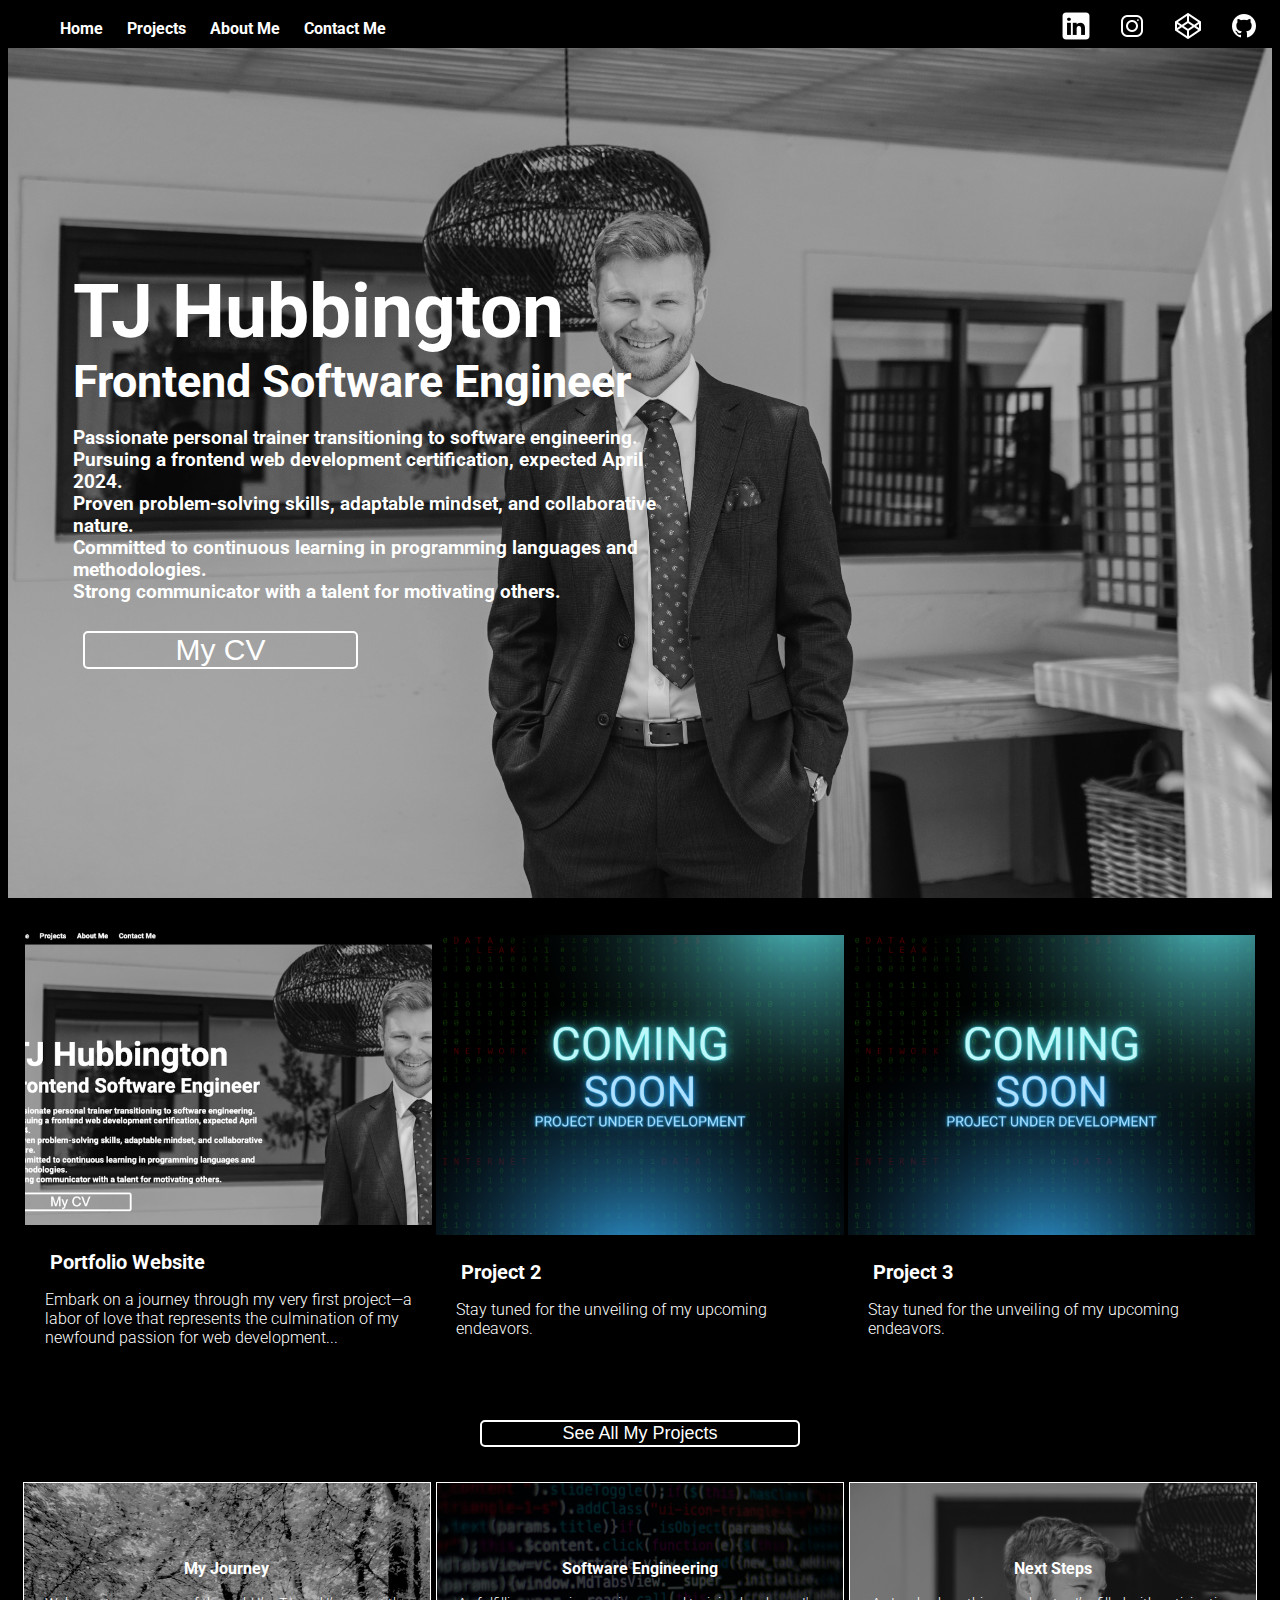
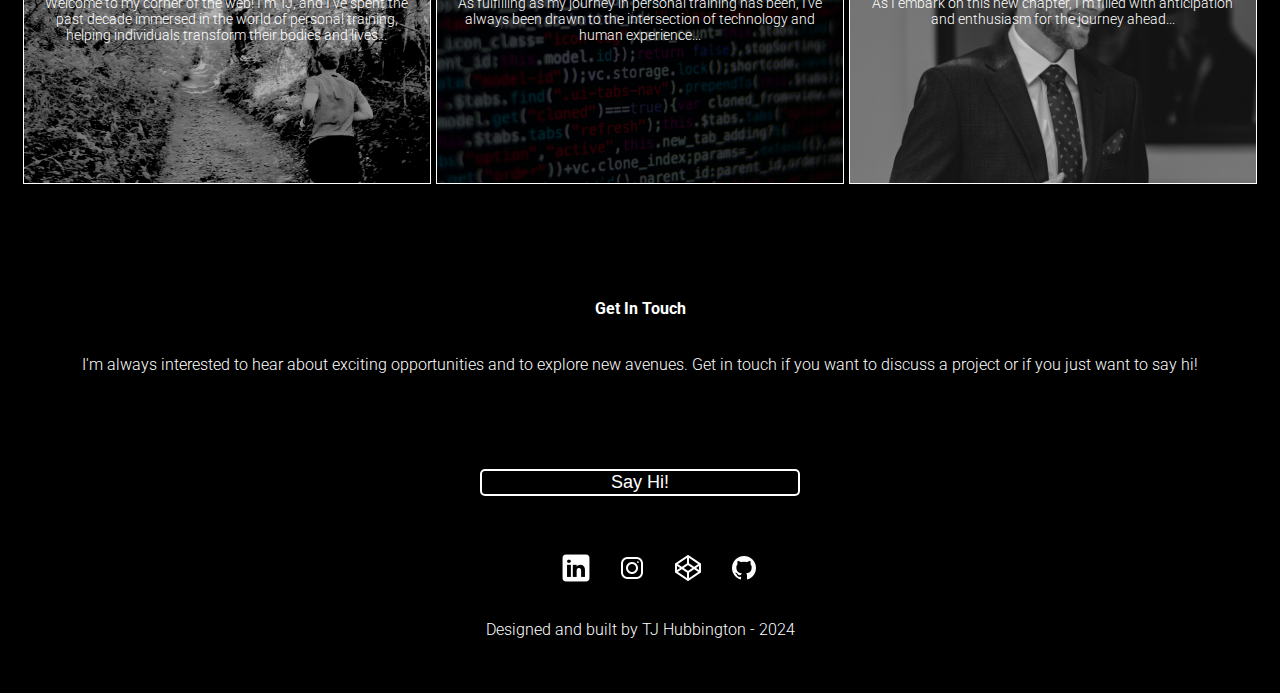
<file: index.html>
<!DOCTYPE html>
<html>
    <meta name="viewport"              
      content="width=device-width, initial-scale=1">
    <head>
        <title>TJ Hubbington: Frontend Software Engineer</title>
        <meta content="TJ Hubbington Portfolio">
  
        <link rel="preconnect" href="https://fonts.googleapis.com">
        <link rel="preconnect" href="https://fonts.gstatic.com" crossorigin>
        <link href="https://fonts.googleapis.com/css2?family=Anton&display=swap" rel="stylesheet">
        <link rel="preconnect" href="https://fonts.googleapis.com">
        <link rel="preconnect" href="https://fonts.gstatic.com" crossorigin>
        <link href="https://fonts.googleapis.com/css2?family=Anton&family=Roboto+Flex:opsz,wght@8..144,100..1000&family=Roboto:ital,wght@0,100;0,300;0,400;0,500;0,700;0,900;1,100;1,300;1,400;1,500;1,700;1,900&display=swap" rel="stylesheet">
        <link rel="stylesheet" href="./css/main.css">
        <script defer src="./js/main.js"></script>
    </head>
    <body>
        <nav>
            <div class="left-nav">
                <ul class="left-nav-list">
                    <li class="nav-item">
                        <a href="./index.html">Home</a>
                    </li>
                    <li class="nav-item">
                        <a href="./html/portfolio-projects.html">Projects</a>
                    </li>
                    <li class="nav-item">
                        <a href="./html/portfolio-about-me.html">About Me</a>
                    </li>
                    <li class="nav-item">
                        <a href="./html/portfolio-contact-me.html">Contact Me</a>
                    </li>
                </ul>
                <div class="hamburger-menu">
                    <img id="menu-trigger" src="./img/hamburger-menu-32.png" alt="Hamburger icon">
                </div>
            </div>
            <div class="right-nav">
                <ul class="right-nav-list">
                    <li class="nav-item">
                        <a href="https://www.linkedin.com/in/tjhubbington/" target="_blank">
                            <img src="./img/linkedin-32.png">
                        </a>
                    </li>
                    <li class="nav-item">
                        <a href="https://www.instagram.com/tj_hubbington/" target="_blank">
                            <img src="./img/instagram-32.png">
                        </a>
                    </li>
                    <li class="nav-item">
                        <a href="https://codepen.io/TJ-Hubbington" target="_blank">
                            <img src="./img/codepen-logo-32.png">
                        </a>
                    </li>
                    <li class="nav-item">
                        <a href="https://github.com/tj-hubbington" target="_blank">
                            <img src="./img/github-32.png">
                        </a>
                    </li>
                </ul>
            </div>
        </nav>
        <aside class="menu">
            <a href="./index.html">Home</a>
            <a href="./html/portfolio-projects.html">Projects</a>
            <a href="./html/portfolio-about-me.html">About Me</a>
            <a href="./html/portfolio-contact-me.html">Contact Me</a>
          </aside>
        <main>
            <section class="main-home">
                <section class="intro-text">
                    <h1>TJ Hubbington</h1>
                    <h2>Frontend Software Engineer</h2>
                    <h3>Passionate personal trainer transitioning to software engineering. Pursuing a frontend web development certification, expected April 2024.<br>Proven problem-solving skills, adaptable mindset, and collaborative nature.<br>Committed to continuous learning in programming languages and methodologies. <br>Strong communicator with a talent for motivating others.</h3>
                    <button class="cv" onclick="location.href='./documents/Thomas-James-Hubbington-CV-2024.pdf'">My CV</button>
                </section>
            </section>
        </main>
            <div class="project-parent">
                <div class="project-container" id="projects">
                    <div class="project-box-grid #1" id="project-1">
                        <div class="image-box-home box-1"></div>
                        <div class="project-info">
                            <h5>Portfolio Website</h5>
                            <p>Embark on a journey through my very first project—a labor of love that represents the culmination of my newfound passion for web development...</p>
                        </div>
                    </div>
                    <div class="project-box-grid #2">
                        <div class="image-box-home box-2" id="project-2"></div>
                        <div class="project-info">
                            <h5>Project 2</h5>
                            <p>Stay tuned for the unveiling of my upcoming endeavors.</p>
                        </div>
                    </div>
                    <div class="project-box-grid #3">
                        <div class="image-box-home box-3" id="project-3"></div>
                        <div class="project-info">
                            <h5>Project 3</h5>
                            <p>Stay tuned for the unveiling of my upcoming endeavors.</p>
                        </div>
                    </div>
                </div>
                <div class="link">
                    <a href="./html/portfolio-projects.html">
                    <button>See All My Projects</button>
                    </a>
                </div>
            </div>
        <div class="about-me" id="about-me">
            <a href="./html/portfolio-about-me.html#journey">
                <div class="about-box about-image-1">
                    <div class="about-box-text">
                        <h3>My Journey</h3>
                        <p>Welcome to my corner of the web! I’m TJ, and I’ve spent the past decade immersed in the world of personal training, helping individuals transform their bodies and lives...</p>
                    </div>
                </div>
            </a>
            <a href="./html/portfolio-about-me.html#software">
                <div class="about-box about-image-2">
                    <div class="about-box-text">
                        <h3>Software Engineering</h3>
                        <p>As fulfilling as my journey in personal training has been, I've always been drawn to the intersection of technology and human experience...</p>
                    </div>
                </div>
            </a>
            <a href="./html/portfolio-about-me.html#next-steps">
                <div class="about-box about-image-3">
                    <div class="about-box-text">
                        <h3>Next Steps</h3>
                        <p>As I embark on this new chapter, I’m filled with anticipation and enthusiasm for the journey ahead...</p>
                    </div>
                 </div>
            </a>
        </div>
        <div class="contact-me" id="contact-me">
            <div class="contact-me-box">
                <h4>Get In Touch</h4>
                <p>I'm always interested to hear about exciting opportunities and to explore new avenues. Get in touch if you want to discuss a project or if you just want to say hi!</p>
            </div> 
            <div class="link">
                <a href="./html/portfolio-contact-me.html">
                <button>Say Hi!</button>
                </a>
            </div>
        </div>
    </body>
    <footer>
        <ul>
            <li class="nav-item">
                <a href="https://www.linkedin.com/in/tjhubbington/" target="_blank">
                    <img src="./img/linkedin-32.png">
                </a>
            </li>
             <li class="nav-item">
                <a href="https://www.instagram.com/tj_hubbington/" target="_blank">
                    <img src="./img/instagram-32.png">
                </a>
            </li>
            <li class="nav-item">
                <a href="https://codepen.io/TJ-Hubbington" target="_blank">
                    <img src="./img/codepen-logo-32.png">
                </a>
            </li>
            <li class="nav-item">
                <a href="https://github.com/tj-hubbington" target="_blank">
                    <img src="./img/github-32.png">
                </a>
            </li>
        </ul>
        <p>Designed and built by TJ Hubbington - 2024</p>
    </footer>
</html>
</file>
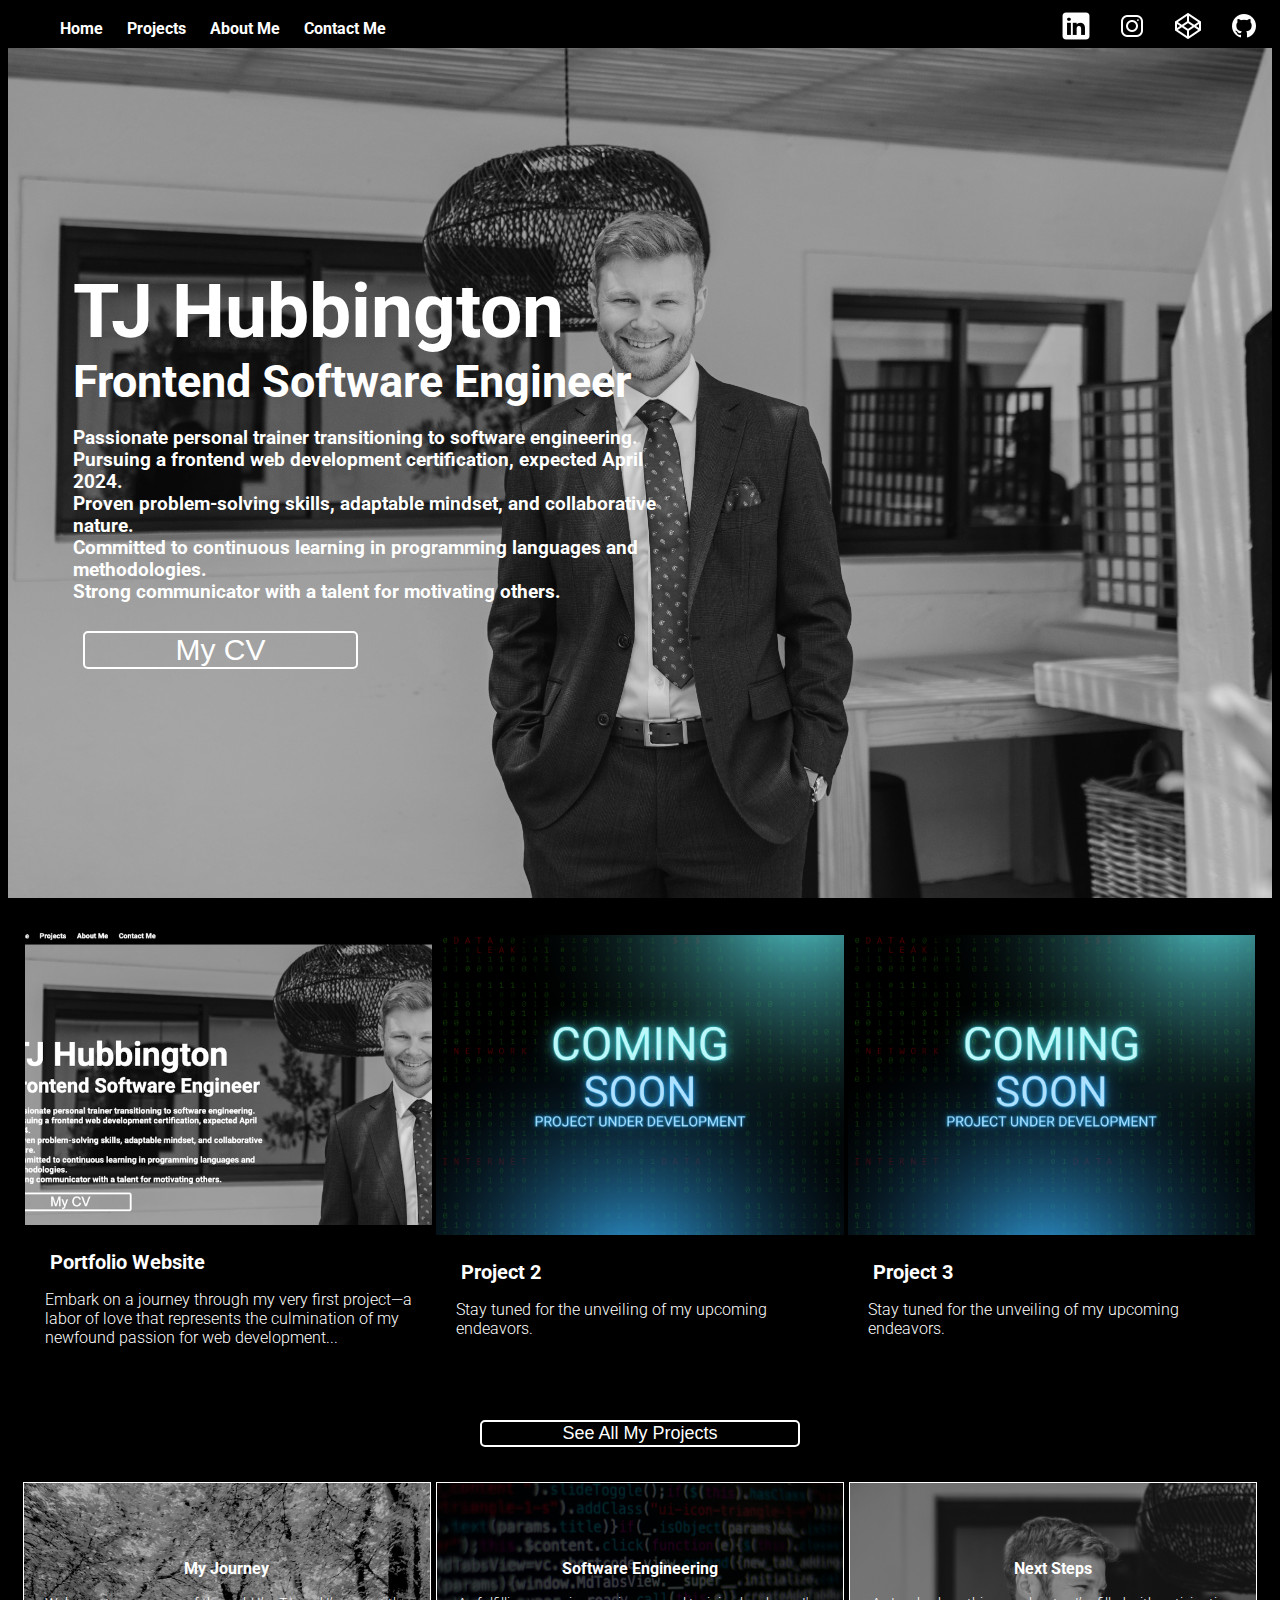
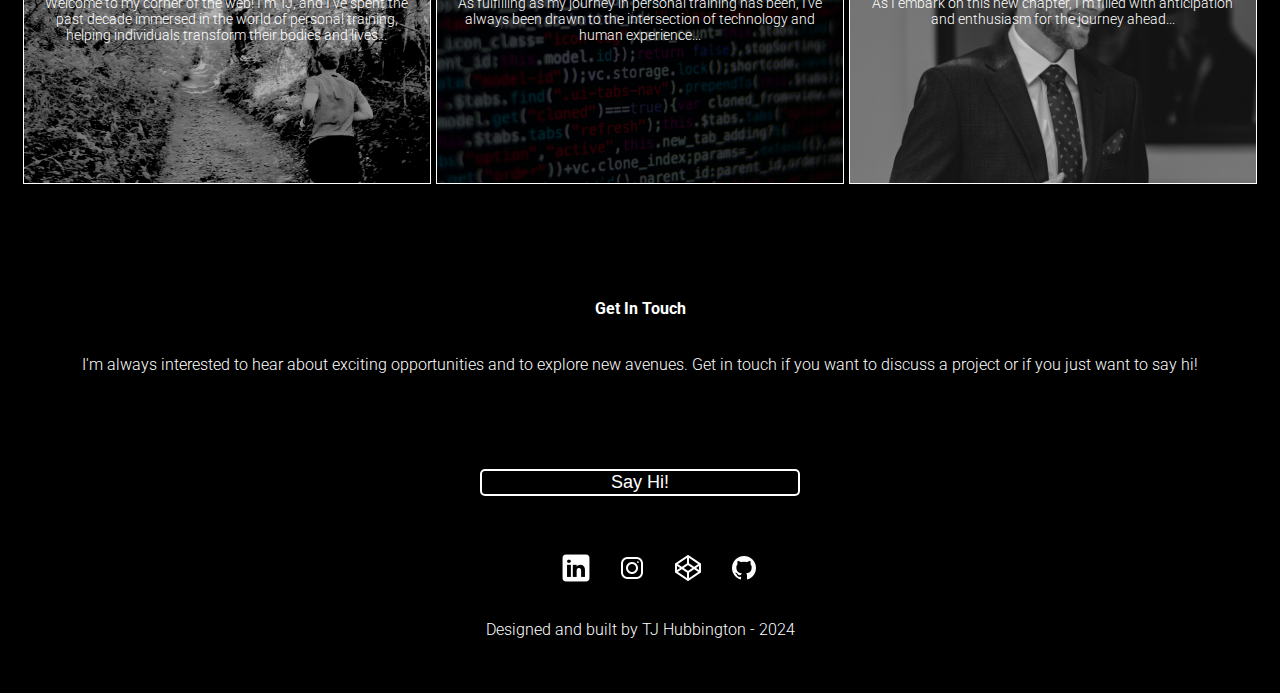
<file: html/index.html>
<!DOCTYPE html>
<html>
    <meta name="viewport"              
      content="width=device-width, initial-scale=1">
    <head>
        <title>TJ Hubbington: Frontend Software Engineer</title>
        <meta content="TJ Hubbington Portfolio">
  
        <link rel="preconnect" href="https://fonts.googleapis.com">
        <link rel="preconnect" href="https://fonts.gstatic.com" crossorigin>
        <link href="https://fonts.googleapis.com/css2?family=Anton&display=swap" rel="stylesheet">
        <link rel="preconnect" href="https://fonts.googleapis.com">
        <link rel="preconnect" href="https://fonts.gstatic.com" crossorigin>
        <link href="https://fonts.googleapis.com/css2?family=Anton&family=Roboto+Flex:opsz,wght@8..144,100..1000&family=Roboto:ital,wght@0,100;0,300;0,400;0,500;0,700;0,900;1,100;1,300;1,400;1,500;1,700;1,900&display=swap" rel="stylesheet">
        <link rel="stylesheet" href="/css/main.css">
        <script defer src="/js/main.js"></script>
    </head>
    <body>
        <nav>
            <div class="left-nav">
                <ul class="left-nav-list">
                    <li class="nav-item">
                        <a href="index.html">Home</a>
                    </li>
                    <li class="nav-item">
                        <a href="portfolio-projects.html">Projects</a>
                    </li>
                    <li class="nav-item">
                        <a href="portfolio-about-me.html">About Me</a>
                    </li>
                    <li class="nav-item">
                        <a href="portfolio-contact-me.html">Contact Me</a>
                    </li>
                </ul>
                <div class="hamburger-menu">
                    <img id="menu-trigger" src="/img/hamburger-menu-32.png" alt="Hamburger icon">
                </div>
            </div>
            <div class="right-nav">
                <ul class="right-nav-list">
                    <li class="nav-item">
                        <a href="https://www.linkedin.com/in/tjhubbington/" target="_blank">
                            <img src="/img/linkedin-32.png">
                        </a>
                    </li>
                    <li class="nav-item">
                        <a href="https://www.instagram.com/tj_hubbington/" target="_blank">
                            <img src="/img/instagram-32.png">
                        </a>
                    </li>
                    <li class="nav-item">
                        <a href="https://codepen.io/TJ-Hubbington" target="_blank">
                            <img src="/img/codepen-logo-32.png">
                        </a>
                    </li>
                    <li class="nav-item">
                        <a href="https://github.com/tj-hubbington" target="_blank">
                            <img src="/img/github-32.png">
                        </a>
                    </li>
                </ul>
            </div>
        </nav>
        <aside class="menu">
            <a href="/index.html">Home</a>
            <a href="/html/portfolio-projects.html">Projects</a>
            <a href="/html/portfolio-about-me.html">About Me</a>
            <a href="/html/portfolio-contact-me.html">Contact Me</a>
          </aside>
        <main>
            <section class="main-home">
                <section class="intro-text">
                    <h1>TJ Hubbington</h1>
                    <h2>Frontend Software Engineer</h2>
                    <h3>Passionate personal trainer transitioning to software engineering. Pursuing a frontend web development certification, expected April 2024.<br>Proven problem-solving skills, adaptable mindset, and collaborative nature.<br>Committed to continuous learning in programming languages and methodologies. <br>Strong communicator with a talent for motivating others.</h3>
                    <button class="cv" onclick="location.href='/documents/Thomas-James-Hubbington-CV-2024.pdf'">My CV</button>
                </section>
            </section>
        </main>
            <div class="project-parent">
                <div class="project-container" id="projects">
                    <div class="project-box-grid #1" id="project-1">
                        <div class="image-box-home box-1"></div>
                        <div class="project-info">
                            <h5>Portfolio Website</h5>
                            <p>Embark on a journey through my very first project—a labor of love that represents the culmination of my newfound passion for web development...</p>
                        </div>
                    </div>
                    <div class="project-box-grid #2">
                        <div class="image-box-home box-2" id="project-2"></div>
                        <div class="project-info">
                            <h5>Project 2</h5>
                            <p>Stay tuned for the unveiling of my upcoming endeavors.</p>
                        </div>
                    </div>
                    <div class="project-box-grid #3">
                        <div class="image-box-home box-3" id="project-3"></div>
                        <div class="project-info">
                            <h5>Project 3</h5>
                            <p>Stay tuned for the unveiling of my upcoming endeavors.</p>
                        </div>
                    </div>
                </div>
                <div class="link">
                    <a href="portfolio-projects.html">
                    <button>See All My Projects</button>
                    </a>
                </div>
            </div>
        <div class="about-me" id="about-me">
            <a href="portfolio-about-me.html#journey">
                <div class="about-box about-image-1">
                    <div class="about-box-text">
                        <h3>My Journey</h3>
                        <p>Welcome to my corner of the web! I’m TJ, and I’ve spent the past decade immersed in the world of personal training, helping individuals transform their bodies and lives...</p>
                    </div>
                </div>
            </a>
            <a href="portfolio-about-me.html#software">
                <div class="about-box about-image-2">
                    <div class="about-box-text">
                        <h3>Software Engineering</h3>
                        <p>As fulfilling as my journey in personal training has been, I've always been drawn to the intersection of technology and human experience...</p>
                    </div>
                </div>
            </a>
            <a href="portfolio-about-me.html#next-steps">
                <div class="about-box about-image-3">
                    <div class="about-box-text">
                        <h3>Next Steps</h3>
                        <p>As I embark on this new chapter, I’m filled with anticipation and enthusiasm for the journey ahead...</p>
                    </div>
                 </div>
            </a>
        </div>
        <div class="contact-me" id="contact-me">
            <div class="contact-me-box">
                <h4>Get In Touch</h4>
                <p>I'm always interested to hear about exciting opportunities and to explore new avenues. Get in touch if you want to discuss a project or if you just want to say hi!</p>
            </div> 
            <div class="link">
                <a href="portfolio-contact-me.html">
                <button>Say Hi!</button>
                </a>
            </div>
        </div>
    </body>
    <footer>
        <ul>
            <li class="nav-item">
                <a href="https://www.linkedin.com/in/tjhubbington/" target="_blank">
                    <img src="/img/linkedin-32.png">
                </a>
            </li>
             <li class="nav-item">
                <a href="https://www.instagram.com/tj_hubbington/" target="_blank">
                    <img src="/img/instagram-32.png">
                </a>
            </li>
            <li class="nav-item">
                <a href="https://codepen.io/TJ-Hubbington" target="_blank">
                    <img src="/img/codepen-logo-32.png">
                </a>
            </li>
            <li class="nav-item">
                <a href="https://github.com/tj-hubbington" target="_blank">
                    <img src="/img/github-32.png">
                </a>
            </li>
        </ul>
        <p>Designed and built by TJ Hubbington - 2024</p>
    </footer>
</html>
</file>
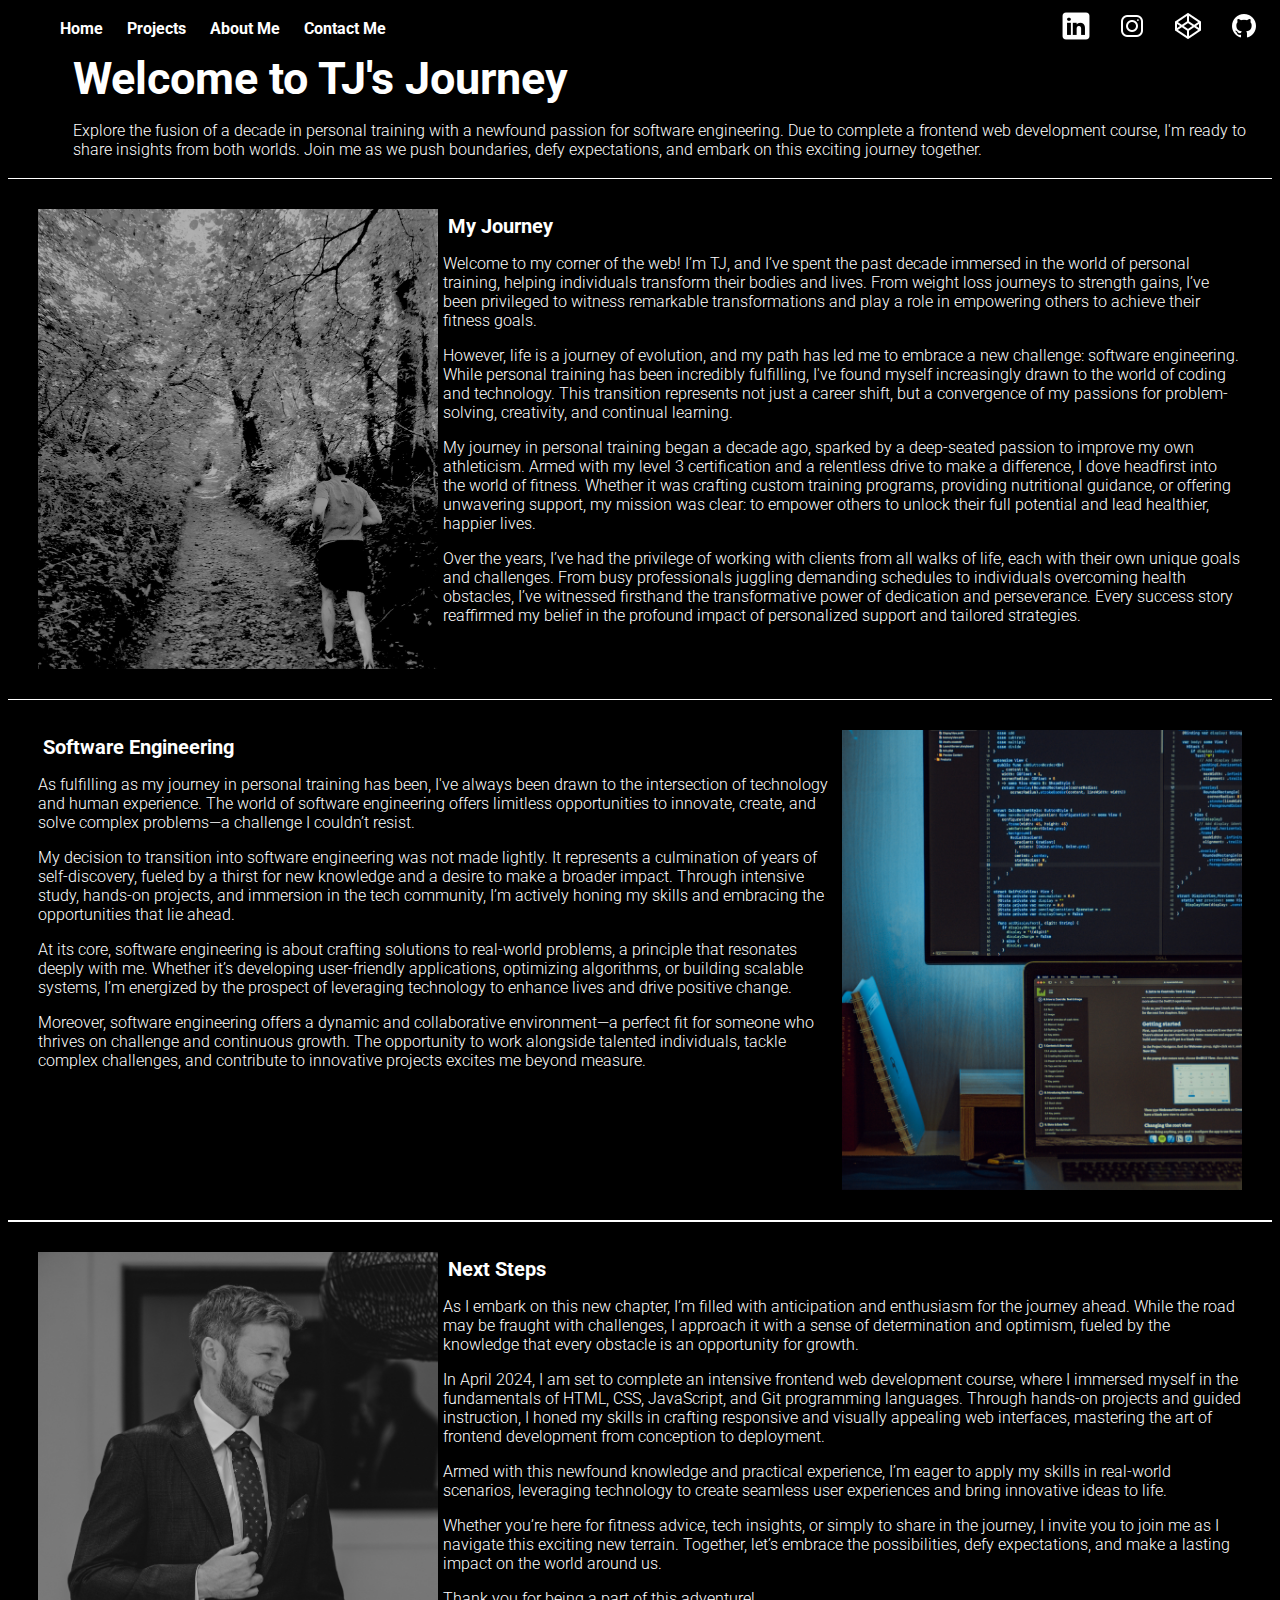
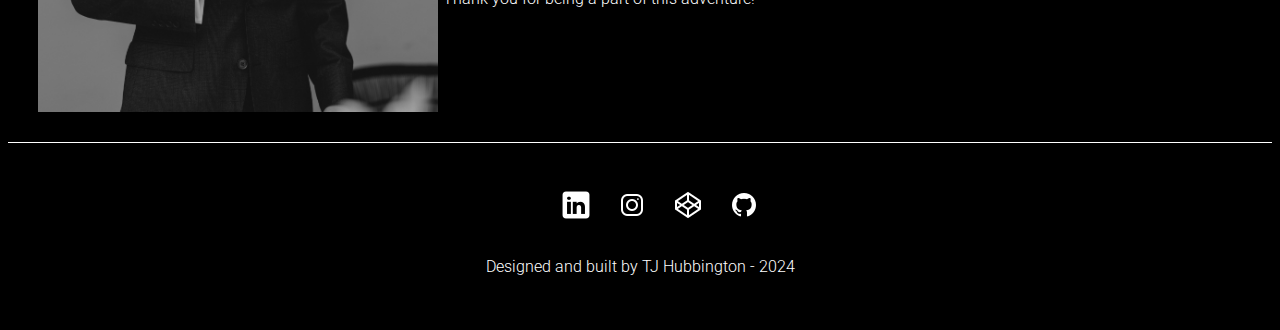
<file: html/portfolio-about-me.html>
<!DOCTYPE html>
<html>
    <meta name="viewport"              
      content="width=device-width, initial-scale=1">
<head>
    <title>TJ Hubbington: Front End Software Engineer</title>
    <meta content="TJ Hubbington Portfolio">
  
    <link rel="preconnect" href="https://fonts.googleapis.com">
    <link rel="preconnect" href="https://fonts.gstatic.com" crossorigin>
    <link href="https://fonts.googleapis.com/css2?family=Anton&display=swap" rel="stylesheet">
    <link rel="preconnect" href="https://fonts.googleapis.com">
    <link rel="preconnect" href="https://fonts.gstatic.com" crossorigin>
    <link href="https://fonts.googleapis.com/css2?family=Anton&family=Roboto+Flex:opsz,wght@8..144,100..1000&family=Roboto:ital,wght@0,100;0,300;0,400;0,500;0,700;0,900;1,100;1,300;1,400;1,500;1,700;1,900&display=swap" rel="stylesheet">
    <link rel="stylesheet" href="../css/main.css">
    <script defer src="../js/main.js"></script>
</head>
<body>
    <nav>
        <div class="left-nav">
            <ul class="left-nav-list">
                <li class="nav-item"><a href="../index.html">Home</a></li>
                <li class="nav-item"><a href="./portfolio-projects.html">Projects</a></li>
                <li class="nav-item"><a href="./portfolio-about-me.html">About Me</a></li>
                <li class="nav-item"><a href="./portfolio-contact-me.html">Contact Me</a></li>
            </ul>
            <div class="hamburger-menu" id="menu-trigger">
                <img src="../img/hamburger-menu-32.png" alt="Hamburger icon">
            </div>
        </div>
        <div class="right-nav">
            <ul>
                <li class="nav-item">
                    <a href="https://www.linkedin.com/in/tjhubbington/" target="_blank">
                        <img src="../img/linkedin-32.png">
                    </a>
                </li>
                <li class="nav-item">
                    <a href="https://www.instagram.com/tj_hubbington/" target="_blank">
                        <img src="../img/instagram-32.png">
                    </a>
                </li>
                <li class="nav-item">
                    <a href="https://codepen.io/TJ-Hubbington" target="_blank">
                        <img src="../img/codepen-logo-32.png">
                    </a>
                </li>
                <li class="nav-item">
                    <a href="https://github.com/tj-hubbington" target="_blank">
                        <img src="../img/github-32.png">
                    </a>
                </li>
            </ul>
        </div>
    </nav>
    <aside class="menu">
        <a href="../index.html">Home</a>
        <a href="./portfolio-projects.html">Projects</a>
        <a href="./portfolio-about-me.html">About Me</a>
        <a href="./portfolio-contact-me.html">Contact Me</a>
      </aside>
    <main>
        <section class="page-section">
        <h2>Welcome to TJ's Journey</h2>
        <p>Explore the fusion of a decade in personal training with a newfound passion for software engineering. Due to complete a frontend web development course, I'm ready to share insights from both worlds. Join me as we push boundaries, defy expectations, and embark on this exciting journey together.</p>
        </section>
    </main>
        <div class="about-me box-v1">
            <div id="journey" class="about-me-image box-7"></div>
            <div class="about-me-info">
                <h5>My Journey</h5>
                <p>Welcome to my corner of the web! I’m TJ, and I’ve spent the past decade immersed in the world of personal training, helping individuals transform their bodies and lives. From weight loss journeys to strength gains, I’ve been privileged to witness remarkable transformations and play a role in empowering others to achieve their fitness goals.</p>
                <p>However, life is a journey of evolution, and my path has led me to embrace a new challenge: software engineering. While personal training has been incredibly fulfilling, I've found myself increasingly drawn to the world of coding and technology. This transition represents not just a career shift, but a convergence of my passions for problem-solving, creativity, and continual learning.</p>
                <p>My journey in personal training began a decade ago, sparked by a deep-seated passion to improve my own athleticism. Armed with my level 3 certification and a relentless drive to make a difference, I dove headfirst into the world of fitness. Whether it was crafting custom training programs, providing nutritional guidance, or offering unwavering support, my mission was clear: to empower others to unlock their full potential and lead healthier, happier lives.</p>
                <p>Over the years, I’ve had the privilege of working with clients from all walks of life, each with their own unique goals and challenges. From busy professionals juggling demanding schedules to individuals overcoming health obstacles, I’ve witnessed firsthand the transformative power of dedication and perseverance. Every success story reaffirmed my belief in the profound impact of personalized support and tailored strategies.</p>
            </div>
        </div>
        <div class="about-me box-v2">
            <div id="software" class="about-me-info">
                <h5>Software Engineering</h5>
                <p>As fulfilling as my journey in personal training has been, I've always been drawn to the intersection of technology and human experience. The world of software engineering offers limitless opportunities to innovate, create, and solve complex problems—a challenge I couldn’t resist.</p>
                <p>My decision to transition into software engineering was not made lightly. It represents a culmination of years of self-discovery, fueled by a thirst for new knowledge and a desire to make a broader impact. Through intensive study, hands-on projects, and immersion in the tech community, I’m actively honing my skills and embracing the opportunities that lie ahead.</p>
                <p>At its core, software engineering is about crafting solutions to real-world problems, a principle that resonates deeply with me. Whether it’s developing user-friendly applications, optimizing algorithms, or building scalable systems, I’m energized by the prospect of leveraging technology to enhance lives and drive positive change.</p>
                <p>Moreover, software engineering offers a dynamic and collaborative environment—a perfect fit for someone who thrives on challenge and continuous growth. The opportunity to work alongside talented individuals, tackle complex challenges, and contribute to innovative projects excites me beyond measure.</p>
        </div>
        <div class="about-me-image box-8"></div>
        </div>
        <div class="about-me box-v1">
            <div id="next-steps" class="about-me-image box-9"></div>
            <div class="about-me-info">
                <h5>Next Steps</h5>
                <p>As I embark on this new chapter, I’m filled with anticipation and enthusiasm for the journey ahead. While the road may be fraught with challenges, I approach it with a sense of determination and optimism, fueled by the knowledge that every obstacle is an opportunity for growth.</p>
                <p>In April 2024, I am set to complete an intensive frontend web development course, where I immersed myself in the fundamentals of HTML, CSS, JavaScript, and Git programming languages. Through hands-on projects and guided instruction, I honed my skills in crafting responsive and visually appealing web interfaces, mastering the art of frontend development from conception to deployment.</p>
                <p>Armed with this newfound knowledge and practical experience, I’m eager to apply my skills in real-world scenarios, leveraging technology to create seamless user experiences and bring innovative ideas to life.</p>
                <p>Whether you’re here for fitness advice, tech insights, or simply to share in the journey, I invite you to join me as I navigate this exciting new terrain. Together, let’s embrace the possibilities, defy expectations, and make a lasting impact on the world around us.</p>
                <p>Thank you for being a part of this adventure!</p>
    </div>
    </div>
</body>
<footer>
    <ul>
        <li class="nav-item">
            <a href="https://www.linkedin.com/in/tjhubbington/" target="_blank">
                <img src="../img/linkedin-32.png">
            </a>
        </li>
         <li class="nav-item">
            <a href="https://www.instagram.com/tj_hubbington/" target="_blank">
                <img src="../img/instagram-32.png">
            </a>
        </li>
        <li class="nav-item">
            <a href="https://codepen.io/TJ-Hubbington" target="_blank">
                <img src="../img/codepen-logo-32.png">
            </a>
        </li>
        <li class="nav-item">
            <a href="https://github.com/tj-hubbington" target="_blank">
                <img src="../img/github-32.png">
            </a>
        </li>
    </ul>
    <p>Designed and built by TJ Hubbington - 2024</p>
</footer>
</html>
</file>
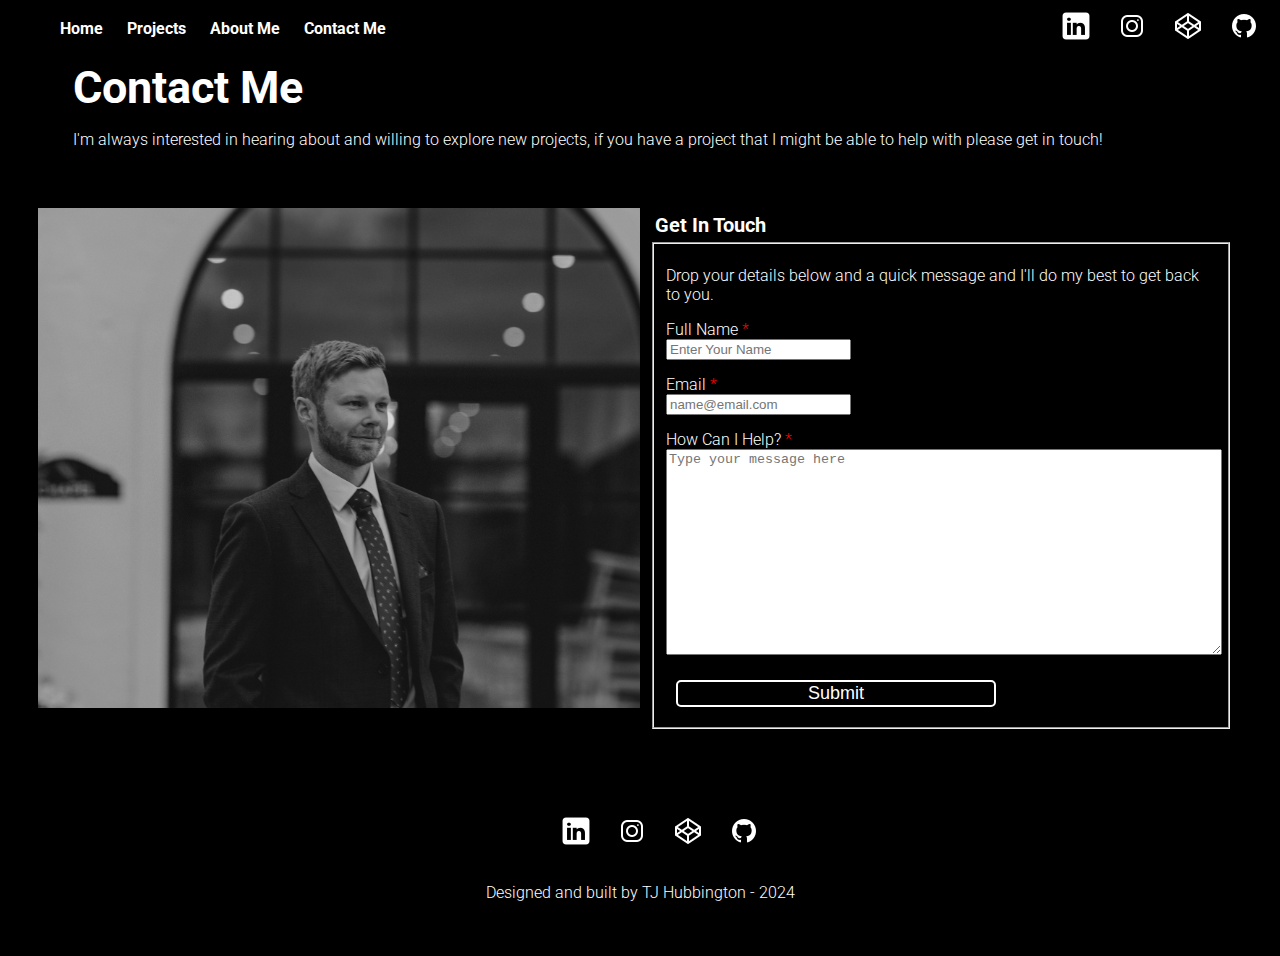
<file: html/portfolio-contact-me.html>
<!DOCTYPE html>
<html>
    <meta name="viewport"              
    content="width=device-width, initial-scale=1">
    <head>
    <title>TJ Hubbington: Front End Software Engineer</title>
    <meta content="TJ Hubbington Portfolio">
  
    <link rel="preconnect" href="https://fonts.googleapis.com">
    <link rel="preconnect" href="https://fonts.gstatic.com" crossorigin>
    <link href="https://fonts.googleapis.com/css2?family=Anton&display=swap" rel="stylesheet">
    <link rel="preconnect" href="https://fonts.googleapis.com">
    <link rel="preconnect" href="https://fonts.gstatic.com" crossorigin>
    <link href="https://fonts.googleapis.com/css2?family=Anton&family=Roboto+Flex:opsz,wght@8..144,100..1000&family=Roboto:ital,wght@0,100;0,300;0,400;0,500;0,700;0,900;1,100;1,300;1,400;1,500;1,700;1,900&display=swap" rel="stylesheet">
    <link rel="stylesheet" href="../css/main.css">
    <!-- <script defer src="../js/main.js"></script> -->
    <script defer src="../js/contact-me.js"></script>
    </head>
    <body>
    <nav>
        <div class="left-nav">
            <ul class="left-nav-list">
                <li class="nav-item"><a href="../index.html">Home</a></li>
                <li class="nav-item"><a href="./portfolio-projects.html">Projects</a></li>
                <li class="nav-item"><a href="./portfolio-about-me.html">About Me</a></li>
                <li class="nav-item"><a href="./portfolio-contact-me.html">Contact Me</a></li>
            </ul>
            <div class="hamburger-menu">
                <img id="menu-trigger" src="../img/hamburger-menu-32.png" alt="Hamburger icon">
            </div>
        </div>
        <div class="right-nav">
            <ul>
                <li class="nav-item">
                    <a href="https://www.linkedin.com/in/tjhubbington/" target="_blank">
                        <img src="../img/linkedin-32.png">
                    </a>
                </li>
                <li class="nav-item">
                    <a href="https://www.instagram.com/tj_hubbington/" target="_blank">
                        <img src="../img/instagram-32.png">
                    </a>
                </li>
                <li class="nav-item">
                    <a href="https://codepen.io/TJ-Hubbington" target="_blank">
                        <img src="../img/codepen-logo-32.png">
                    </a>
                </li>
                <li class="nav-item">
                    <a href="https://github.com/tj-hubbington" target="_blank">
                        <img src="../img/github-32.png">
                    </a>
                </li>
            </ul>
        </div>
    </nav>
    <aside class="menu">
        <a href="../index.html">Home</a>
        <a href="./portfolio-projects.html">Projects</a>
        <a href="./portfolio-about-me.html">About Me</a>
        <a href="./portfolio-contact-me.html">Contact Me</a>
      </aside>
    <main>
        <section class="page-section">
            <h2>Contact Me</h2>
            <p>I'm always interested in hearing about and willing to explore new projects, if you have a project that I might be able to help with please get in touch!</p>
        </section>
    </main>
        <div class="contact-container">
            <div class="contact-me-image box-10"></div>
            <div class="contact-me-form">
                <h5>Get In Touch</h5>
                <form action="https://formsubmit.co/tj_hubbard@icloud.com" method="POST"/>
                    <fieldset>
                      <p>Drop your details below and a quick message and I'll do my best to get back to you.</p>
                        <label for="full-name">Full Name
                            <span class="asterisk">*</span>
                        </label>
                        <div class="name-error"></div>
                        <input type="text" name="name" id="full-name" placeholder="Enter Your Name">
                        <label for="email">Email
                            <span class="asterisk">*</span>
                        </label>
                        <div class="email-error"></div>
                        <input type="email" name="email" id="email" class="required email" placeholder="name@email.com">
                        <label for="textarea-1">How Can I Help?
                            <span class="asterisk">*</span>
                        </label>
                        <div class="comment-error"></div>
                        <textarea name="textarea" id="textarea" placeholder="Type your message here"></textarea>
                        <button type="submit" value="Submit" class="button">Submit</button>
                   </fieldset>
                  </form>
                  
            </div>
        </div>
    </body>
    <footer>
        <ul>
            <li class="nav-item">
                <a href="https://www.linkedin.com/in/tjhubbington/" target="_blank">
                    <img src="../img/linkedin-32.png">
                </a>
            </li>
             <li class="nav-item">
                <a href="https://www.instagram.com/tj_hubbington/" target="_blank">
                    <img src="../img/instagram-32.png">
                </a>
            </li>
            <li class="nav-item">
                <a href="https://codepen.io/TJ-Hubbington" target="_blank">
                    <img src="../img/codepen-logo-32.png">
                </a>
            </li>
            <li class="nav-item">
                <a href="https://github.com/tj-hubbington" target="_blank">
                    <img src="../img/github-32.png">
                 </a>
            </li>
        </ul>
     <p>Designed and built by TJ Hubbington - 2024</p>
    </footer>
</html>
</file>
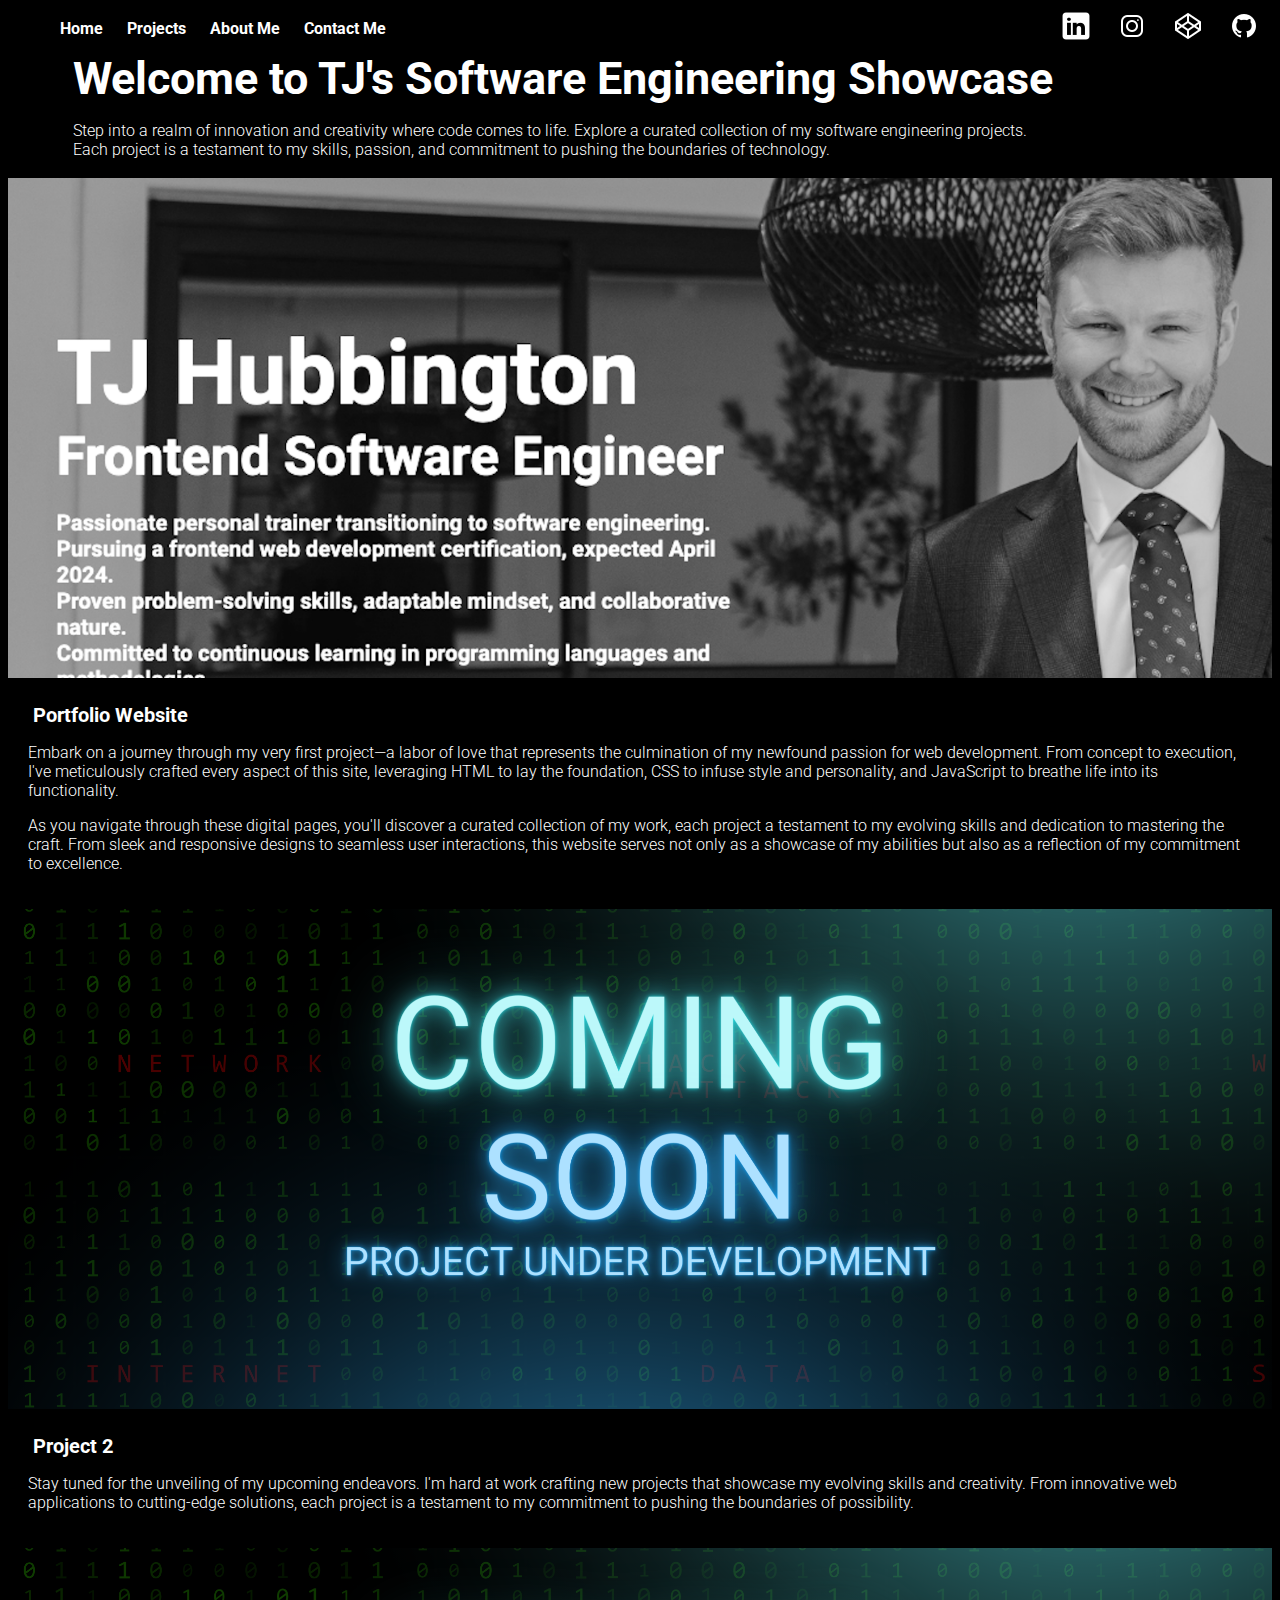
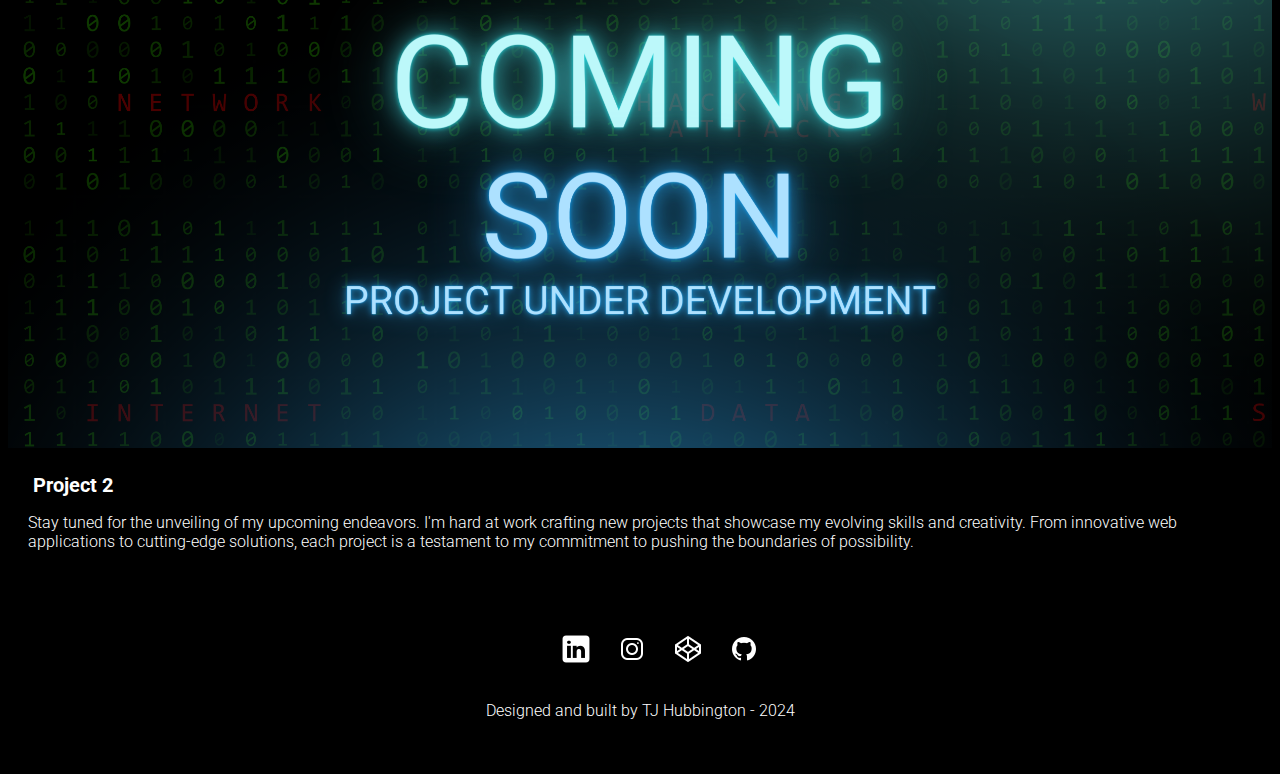
<file: html/portfolio-projects.html>
<!DOCTYPE html>
<html>
    <meta name="viewport"              
      content="width=device-width, initial-scale=1">
<head>
    <title>TJ Hubbington: Front End Software Engineer</title>
    <meta content="TJ Hubbington Portfolio">
  
    <link rel="preconnect" href="https://fonts.googleapis.com">
    <link rel="preconnect" href="https://fonts.gstatic.com" crossorigin>
    <link href="https://fonts.googleapis.com/css2?family=Anton&display=swap" rel="stylesheet">
    <link rel="preconnect" href="https://fonts.googleapis.com">
    <link rel="preconnect" href="https://fonts.gstatic.com" crossorigin>
    <link href="https://fonts.googleapis.com/css2?family=Anton&family=Roboto+Flex:opsz,wght@8..144,100..1000&family=Roboto:ital,wght@0,100;0,300;0,400;0,500;0,700;0,900;1,100;1,300;1,400;1,500;1,700;1,900&display=swap" rel="stylesheet">
    <link rel="stylesheet" href="../css/main.css">
    <script defer src="../js/main.js"></script>
</head>
<body>
    <nav>
        <div class="left-nav">
            <ul class="left-nav-list">
                <li class="nav-item"><a href="../index.html">Home</a></li>
                <li class="nav-item"><a href="./portfolio-projects.html">Projects</a></li>
                <li class="nav-item"><a href="./portfolio-about-me.html">About Me</a></li>
                <li class="nav-item"><a href="./portfolio-contact-me.html">Contact Me</a></li>
            </ul>
            <div class="hamburger-menu" id="menu-trigger">
                <img src="../img/hamburger-menu-32.png" alt="Hamburger icon">
            </div>
        </div>
        <div class="right-nav">
            <ul>
                <li class="nav-item">
                    <a href="https://www.linkedin.com/in/tjhubbington/" target="_blank">
                        <img src="../img/linkedin-32.png">
                    </a>
                </li>
                <li class="nav-item">
                    <a href="https://www.instagram.com/tj_hubbington/" target="_blank">
                        <img src="../img/instagram-32.png">
                    </a>
                </li>
                <li class="nav-item">
                    <a href="https://codepen.io/TJ-Hubbington" target="_blank">
                        <img src="../img/codepen-logo-32.png">
                    </a>
                </li>
                <li class="nav-item">
                    <a href="https://github.com/tj-hubbington" target="_blank">
                        <img src="../img/github-32.png">
                    </a>
                </li>
            </ul>
        </div>
    </nav>
    <aside class="menu">
        <a href="../index.html">Home</a>
        <a href="./portfolio-projects.html">Projects</a>
        <a href="./portfolio-about-me.html">About Me</a>
        <a href="./portfolio-contact-me.html">Contact Me</a>
      </aside>
    <main>
        <section class="page-section">
            <h2>Welcome to TJ's Software Engineering Showcase</h2>
            <p>Step into a realm of innovation and creativity where code comes to life. Explore a curated collection of my software engineering projects. <br>Each project is a testament to my skills, passion, and commitment to pushing the boundaries of technology.</p>
        </section>
    </main>
        <div class="projects">
            <div class="project-box #1">
                <div class="image-box-projects box-4"></div>
                <a href="">
                    <div class="project-info">
                        <h5>Portfolio Website</h5>
                        <p>Embark on a journey through my very first project—a labor of love that represents the culmination of my newfound passion for web development. From concept to execution, I've meticulously crafted every aspect of this site, leveraging HTML to lay the foundation, CSS to infuse style and personality, and JavaScript to breathe life into its functionality.</p>
                        <p>As you navigate through these digital pages, you'll discover a curated collection of my work, each project a testament to my evolving skills and dedication to mastering the craft. From sleek and responsive designs to seamless user interactions, this website serves not only as a showcase of my abilities but also as a reflection of my commitment to excellence.</p>
                    </div>
                </a>
            </div>
            <div class="project-box #2">
                <div class="image-box-projects box-5"></div>
                <a href="">
                    <div class="project-info">
                        <h5>Project 2</h5>
                        <p>Stay tuned for the unveiling of my upcoming endeavors. I'm hard at work crafting new projects that showcase my evolving skills and creativity. From innovative web applications to cutting-edge solutions, each project is a testament to my commitment to pushing the boundaries of possibility.</p>
                    </div>
                </a>
            </div>
            <div class="project-box #3">
                <div class="image-box-projects box-6"></div>
                <a href="">
                    <div class="project-info">
                        <h5>Project 2</h5>
                        <p>Stay tuned for the unveiling of my upcoming endeavors. I'm hard at work crafting new projects that showcase my evolving skills and creativity. From innovative web applications to cutting-edge solutions, each project is a testament to my commitment to pushing the boundaries of possibility.</p>
                    </div>
                </a>
            </div>

        </div>
</body>
<footer>
    <ul>
        <li class="nav-item">
            <a href="https://www.linkedin.com/in/tjhubbington/" target="_blank">
                <img src="../img/linkedin-32.png">
            </a>
        </li>
         <li class="nav-item">
            <a href="https://www.instagram.com/tj_hubbington/" target="_blank">
                <img src="../img/instagram-32.png">
            </a>
        </li>
        <li class="nav-item">
            <a href="https://codepen.io/TJ-Hubbington" target="_blank">
                <img src="../img/codepen-logo-32.png">
            </a>
        </li>
        <li class="nav-item">
            <a href="https://github.com/tj-hubbington" target="_blank">
                <img src="../img/github-32.png">
            </a>
        </li>
    </ul>
    <p>Designed and built by TJ Hubbington - 2024</p>
</footer>
</html>
</file>
<file: css/main.css>
html {
  font-family: "Roboto", sans-serif;
  font-weight: 300;
  font-style: normal;
  color: #ffFFFF;
  background: black;
}
 /* site wide css */
a {
  color: #ffffff;
  text-decoration: none;
  width: auto;
}
  
h1, h2, h3 {
  font-family: "Roboto", sans-serif;
  font-weight: 700;
  font-style: normal;
}  

h1 {
    font-size: 75px;
    margin: 0 0;
  }

  @media (max-width: 768px) {
    h1 {
      font-size: 50px;
    }
  }

  @media (max-width: 480px) {
    h1 {
      font-size: 35px;
    }
  }

  h2 {
    font-size: 45px;
    margin: 0 0;
  }

  @media (max-width: 768px) {
    h2 {
      font-size:26px;
    }
  }

  @media (max-width: 480px) {
    h2 {
      font-size: 18px;
    }
  }

  @media (max-width: 768px) {
    h3 {
      font-size: 18px;
    }
  }

  @media (max-width: 480px) {
    h3 {
      font-size: 14px;
    }
  }

  h5 {
    font-size: 20px;
    margin: 5px;
  }

  button {
    height: auto;
    width: 320px;
    border:#ffFFFF 2px solid;
    background: none;
    color:#ffFFFF;
    border-radius: 5px;
    font-size: 18px;
    text-wrap: nowrap;
    margin: 10px;
  }

  button.cv {
    width: 275px;
    font-size: 30px;
    padding: 0;
  }

  button:hover {
    background: #ffFFFF;
    color: black;
  }

  nav {
    display: flex;
    justify-content: space-between;
    background-color: black;
    height: 40px;
    width: 100%;
    position: sticky;
    top: 0;
    z-index: 10;
  }

  @media (max-width: 768px) {
    nav {
    max-width: 700px;
    }
  }

  aside {
    display: flex;
    flex-direction: column;
    justify-content: top;
    align-items: left;
    font-size: 30px;
    font-weight: 700;
  }

  .menu {
    background-color: black;
    bottom: 0;
    left: 0;
    right: 0;
    top: 30px;
    opacity: 1;
    overflow-y: scroll;
    padding: 15px 30px;
    position: fixed;
    transition: all 0.35s ease-in-out;
    transform: translateX(-100%);
    z-index: 2;
  }

  .menu-open {
    transform: translateX(0%);
    opacity: 0.9;
  }

  ul {
    display: flex;
  }

  @media (max-width: 768px) {
    ul.left-nav-list {
      display: none;
    }
  }

  .hamburger-menu {
    display: block;
    cursor: pointer;
  }

  @media (min-width: 768px) {
    .hamburger-menu {
      display: none;
    }
  }

  li {
    list-style-type: none;
    padding: 0 12px;
    font-family: "Roboto", sans-serif;
    font-weight: 700;
    font-style: normal;
  }

  .left-nav {
    display: flex;
    align-items: center;
    justify-content: flex-start;
  }
  
  .right-nav {
    display: flex;
    align-items: center;
    justify-content: flex-end;
  }

  .link {
    display: flex;
    justify-content: center;
    width: 100%;
  }
  section.page-section {
    position: relative;
    left: 50px;
    height: 100px;
    max-width: 1200px;
    margin: 15px;
  }

  @media (max-width: 1068px) {
    section.page-section {
      max-width: 900px;
    }
    h2 {
      font-size: 30px;
    }
    p {
      font-size: 12px;
    }
  }

  @media (max-width: 730px) {
    section.page-section {
      max-width: 650px;
      left: 20px;
    }
    h2 {
      font-size: 25px;
    }
  }

  @media (max-width: 480px) {
    section.page-section {
      max-width: 400px;
      left: 10px;
      min-height: 200px;
    }
    
  }

  footer {
    display: flex;
    flex-direction: column;
    align-items: center;
    justify-content: center;
    padding: 30px;
  }

  /* homepage css */
main {
  background: black;
}

section {
  background-color: black;
  display: flex;
  flex-direction: column;
  align-items: left;
  justify-content: center;
}

section.intro-text {
  background-color: rgba(0, 0, 0, 0);
  max-width: 600px;
  position: relative;
  left: 50px;
}

@media (max-width: 768px) {
  section.intro-text {
    max-width: 450px;
    left: 25px;
  }
}

@media (max-width: 480px) {
  section.intro-text {
    max-width: 200px;
    left: 10px;
  }
}

section.main-home {
    background-image: url("../img/TJ-bw.jpeg");
    min-height: 800px;
    background-size: cover;
    background-attachment: fixed;
    background-position: center;
    background-repeat: no-repeat;
    display: flex;
    flex-direction: column;
    align-items: left;
    justify-content: center;
    padding: 25px 15px 25px 15px;
}

@media (max-width: 768px) {
  section.main-home {
    min-height: 600px;
    max-width: 700px;
  }
}

@media (max-width: 480px) {
  section.main-home {
    min-height: 300px;
    background-attachment: initial;
    background-position: center;
  }
}

.project-container {
  display: grid;
  grid-template-columns: 1fr 1fr 1fr;
  padding: 25px 15px 25px 15px;
  transition: all 1s ease-in-out;
}

@media (max-width: 768px) {
  .project-container {
    grid-template-columns: 1fr;
    max-width: 700px;
  }
}

.project-box-grid {
  display: flex;
  flex-direction: column;
  border: 2px black solid;
  justify-content: center;
  align-items: start;
}

.project-box-on-1 {
  grid-template-columns: 2fr .5fr .5fr;
  transition: all 1s ease-in-out;
}

.project-box-on-2 {
  grid-template-columns: .5fr 2fr .5fr;
  transition: all 1s ease-in-out;
}

.project-box-on-3 {
  grid-template-columns: .5fr .5fr 2fr;
  transition: all 1s ease-in-out;
}

@media (max-width: 768px) {
  .project-box-grid {
    max-height: 300px;
  }
}

@media (max-width: 768px) {
  .project-info p {
    font-size: 12px;
  }
}

.image-box-home {
    width: 100%;
    height: 300px;
    position: relative;
}


.box-1,.box-4{
  background-image: url("../img/portfolio-project.png");
  background-size: cover;
  background-position: center center;
}

.box-2,.box-5 {
  background-image: url("../img/Coming-Soon.png");
  background-size: cover;
  background-position: center center;

}

.box-3,.box-6 {
  background-image: url("../img/Coming-Soon.png");
  background-size: cover;
  background-position: center center;
}

.about-me {
  display: grid;
  grid-template-columns: 1fr 1fr 1fr;
  padding: 25px 15px 25px 15px;
  gap: 5px;
}

@media (max-width: 768px) {
  .about-me {
    grid-template-columns: 1fr;
    max-width: 700px;
  }
}

.about-box {
  position: relative;
  background-size: cover;
  background-position: center;
  display: flex;
  flex-direction: column;
  justify-content: center;
  align-items: center;
  gap: 5px;
  border: white 1px solid;
  height: 300px;

}

.about-box-text {
  height: 60%;
  width: 90%;
  font-size: 14px;
  text-align: center;
}

@media (max-width: 480px) {
  .about-box {
    height: 100px;
  }
}

.about-image-1 {
  background-image: url("../img/journey.jpeg");
}

.about-image-2 {
  background-image: url("../img/data.png");
}

.about-image-3 {
  background-image: url("../img/TJ2.jpeg");
  background-position: top;
}

.contact-me-box {
  display: flex;
  flex-direction: column;
  align-items: center;
  justify-content: center;
  min-height: 200px;
  padding: 25px 15px 25px 15px;
}

@media (max-width: 768px) {
  .contact-me-box {
    max-width: 700px;
  }
}

/* projects page css */

.image-box-projects {
  width: 100%;
  height: 500px;
  position: relative;
}

@media (max-width: 768px) {
  .image-box-projects {
    height: 300px;
  }
}

@media (max-width: 480px) {
  .image-box-projects {
    height: 100px;
  }
}

.project-info {
  padding: 20px;
}

 /* about me css */
.about-me.box-v1 {
  display: grid;
  grid-template-columns: 1fr 2fr ;
  padding: 30px;
  border-top: #ffFFFF 1px solid;
  border-bottom: #ffFFFF 1px solid;
}

.about-me.box-v2 {
  display: grid;
  grid-template-columns: 2fr 1fr ;
  padding: 30px;
  border-bottom: #ffFFFF 1px solid;
}

.about-me-image {
  width: 100%;
  position: relative;
}

.box-7 {
  background-image: url("../img/journey.jpeg");
  background-size: cover;
  background-position: center center;
  height: 460px;
}

.box-8 {
  background-image: url("../img/coding.jpeg");
  background-size: cover;
  background-position: center center;
  height: 460px;
}

.box-9 {
  background-image: url("../img/TJ2.jpeg");
  background-size: cover;
  background-position: center top;
  height: 460px;
}

.about-me-info {
  font-weight: 300;
}

@media (max-width: 768px) {
  .about-me.box-v2, .about-me.box-v1 {
    grid-template-columns: 1fr;
  }
  .about-me-info {
    margin: 10px;
  }
  .box-7 {
    height: 300px;
  }
  .box-8 {
    height: 300px;
  }
  .box-9 {
    height: 300px;
  }
  p {
    font-size: 12px;
  }
}

@media (max-width: 480px) {
  .box-7 {
    height: 200px;
  }
  .box-8 {
    height: 200px;
  }
  .box-9 {
    height: 200px;
  }
}

/* contact me css */
.contact-container {
  display: grid;
  grid-template-columns: 1fr 1fr;
  padding: 30px;
}

.contact-me-image {
  width: 100%;
  height: 500px;
  position: relative;
}

.box-10 {
  background-image: url("../img/TJ.jpeg");
  background-size: cover;
  background-position: center center;
}

.contact-me-form {
  padding: 0 10px 10px 10px;
}

input, select, textarea {
  display: flex;
  flex-direction: column;
  margin-bottom: 15px;
}

.button {
  height: auto;
  border:#ffFFFF 2px solid;
  background: none;
  color:#ffFFFF;
  border-radius: 5px;
  font-size: 18px;
  text-wrap: nowrap;
  margin: 10px;
}

.button:hover {
  background: #ffFFFF;
  color: black;
}


.asterisk {
  color: red;
}

#textarea {
  height: 200px;
  width: 100%;
}

.name-error, .email-error, .comment-error{
  color: red;
  font-weight: bold;
}

@media (max-width: 768px) {
  .contact-me-form {
    grid-area: 1;
  }
  .contact-me-image {
    grid-area: 2;
  }

  .contact-container {
    grid-template-columns: 1fr;
    grid-area: 1 / 2;
  }
  
  .about-me-info {
    margin: 10px;
  }
  .box-10 {
    height: 300px;
  }
  p {
    font-size: 12px;
  }
}

@media (max-width: 480px) {
  .about-me-info {
    margin: 10px;
  }
  .box-10 {
    height: 200px;
  }
}
</file>
